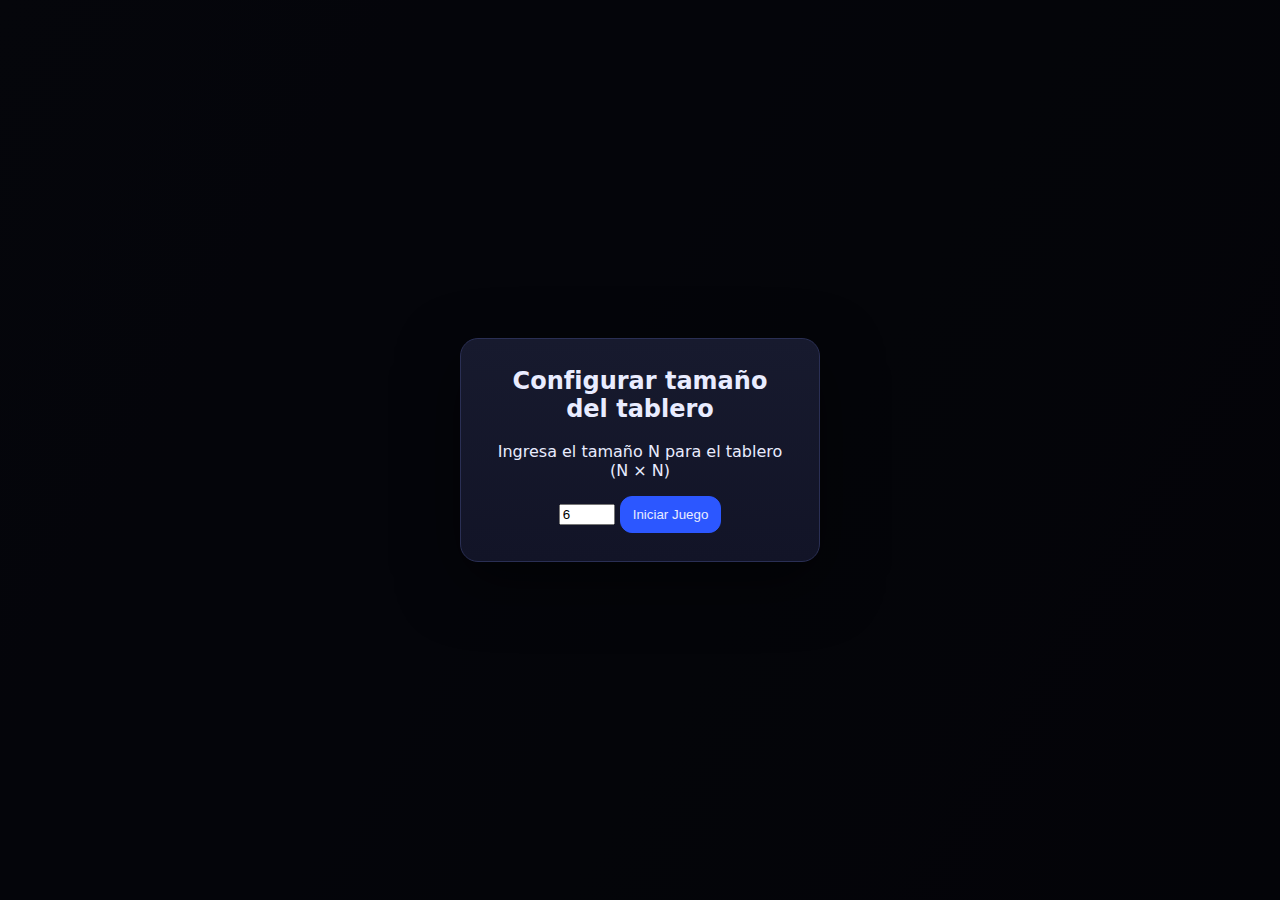
<file: index.html>
<!doctype html>
<html lang="es">
<head>
  <meta charset="utf-8">
  <title>Configurar Mundo Wumpus</title>
  <link rel="stylesheet" href="./CSS/style.css">
</head>
<body>

  <div id="sizeModal" class="modal" style="position:relative; height:100vh;">
    <div class="modalBox">
      <h2>Configurar tamaño del tablero</h2>

      <p>Ingresa el tamaño N para el tablero (N × N)</p>

      <input id="boardSize" type="number" min="2" max="12" value="6" class="inp">

      <button id="btnStart" class="btn primary" >Iniciar Juego</button>
    </div>
  </div>

<script>
  const btn = document.getElementById("btnStart");
  const input = document.getElementById("boardSize");

  btn.addEventListener("click", () => {

    const n = Number(input.value) || 6;

    if (n < 2) return;

    // Guardar tamaño en almacenamiento local
    localStorage.setItem("wumpusSize", n);

    // Ir a la página del juego
    window.location.href = "./HTML/game.html";
  });
</script>

</body>
</html>
</file>
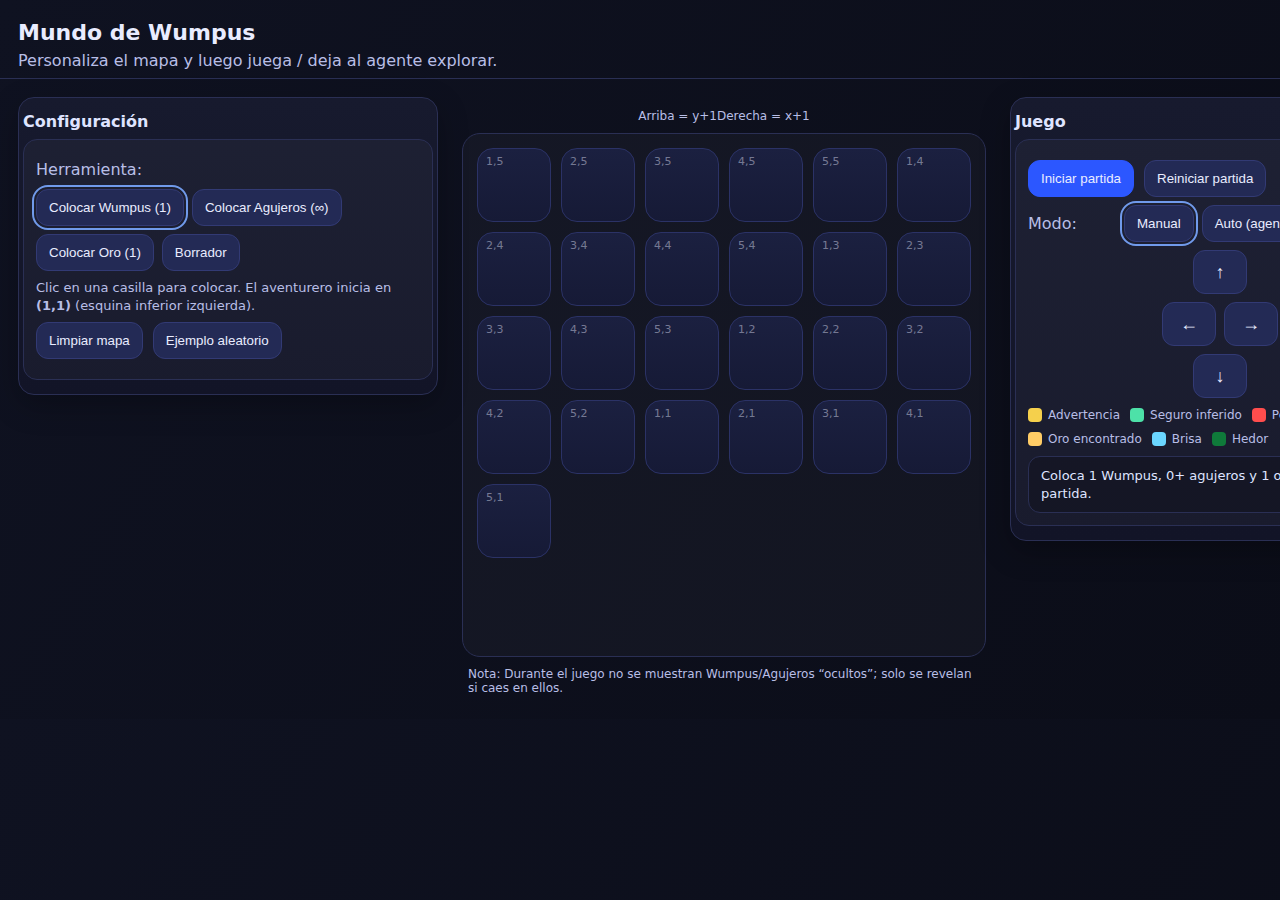
<file: game.html>
<!doctype html>
<html lang="es">

<head>
  <meta charset="utf-8" />
  <meta name="viewport" content="width=device-width,initial-scale=1" />
  <title>Mundo de Wumpus 5x5</title>
  <link rel="stylesheet" href="./CSS/style.css" />
</head>

<body>
  <header class="top">
    <h1>Mundo de Wumpus</h1>
    <p class="sub">Personaliza el mapa y luego juega / deja al agente explorar.</p>
  </header>

  <main class="layout3">
    <!-- IZQUIERDA: Configuración -->
    <section class="panel">
      <h2>Configuración</h2>

      <div class="block">
        <div class="row">
          <label class="lbl">Herramienta:</label>
          <div class="tools">
            <button id="toolWumpus" class="btn tool active">Colocar Wumpus (1)</button>
            <button id="toolPit" class="btn tool">Colocar Agujeros (∞)</button>
            <button id="toolGold" class="btn tool">Colocar Oro (1)</button>
            <button id="toolEraser" class="btn tool">Borrador</button>
          </div>
        </div>

        <div class="hint">
          Clic en una casilla para colocar. El aventurero inicia en <b>(1,1)</b> (esquina inferior izquierda).
        </div>

        <div class="row">
          <button id="btnClear" class="btn">Limpiar mapa</button>
          <button id="btnRandom" class="btn">Ejemplo aleatorio</button>
        </div>
      </div>
    </section>

    <!-- CENTRO: Tablero -->
    <section class="boardWrap centerBoard">
      <div class="coords">
        <span>Arriba = y+1</span>
        <span>Derecha = x+1</span>
      </div>

      <div id="board" class="board" aria-label="Tablero 5x5"></div>

      <div class="smallNote">
        Nota: Durante el juego no se muestran Wumpus/Agujeros “ocultos”; solo se revelan si caes en ellos.
      </div>
    </section>

    <!-- DERECHA: Juego -->
    <section class="panel">
      <h2>Juego</h2>

      <div class="block">
        <div class="row">
          <button id="btnStart" class="btn primary">Iniciar partida</button>
          <button id="btnResetRun" class="btn">Reiniciar partida</button>
        </div>

        <div class="row">
          <label class="lbl">Modo:</label>
          <div class="tools">
            <button id="modeManual" class="btn tool active">Manual</button>
            <button id="modeAuto" class="btn tool">Auto (agente)</button>
          </div>
        </div>

        <div id="manualControls" class="manual">
          <div class="dpad">
            <button id="up" class="btn small">↑</button>
            <div class="mid">
              <button id="left" class="btn small">←</button>
              <button id="right" class="btn small">→</button>
            </div>
            <button id="down" class="btn small">↓</button>
          </div>
        </div>

        <div id="autoControls" class="auto hidden">
          <div class="row">
            <button id="btnStep" class="btn primary">Paso</button>
            <button id="btnRun" class="btn">Correr</button>
            <button id="btnStop" class="btn danger">Detener</button>
          </div>
        </div>

        <!-- Leyenda (puede ir aquí mismo, debajo) -->
        <div class="legend">
          <div class="tag"><span class="sw adv"></span> Advertencia</div>
          <div class="tag"><span class="sw safe"></span> Seguro inferido</div>
          <div class="tag"><span class="sw danger"></span> Peligro</div>
          <div class="tag"><span class="sw gold"></span> Oro encontrado</div>
          <div class="tag"><span class="sw breeze"></span> Brisa</div>
          <div class="tag"><span class="sw stench"></span> Hedor</div>
        </div>

        <div id="status" class="status">Configura el mapa y presiona “Iniciar partida”.</div>
      </div>
    </section>
  </main>


  <script type="module" src="./JS/main.js"></script>

</body>


</html>
</file>
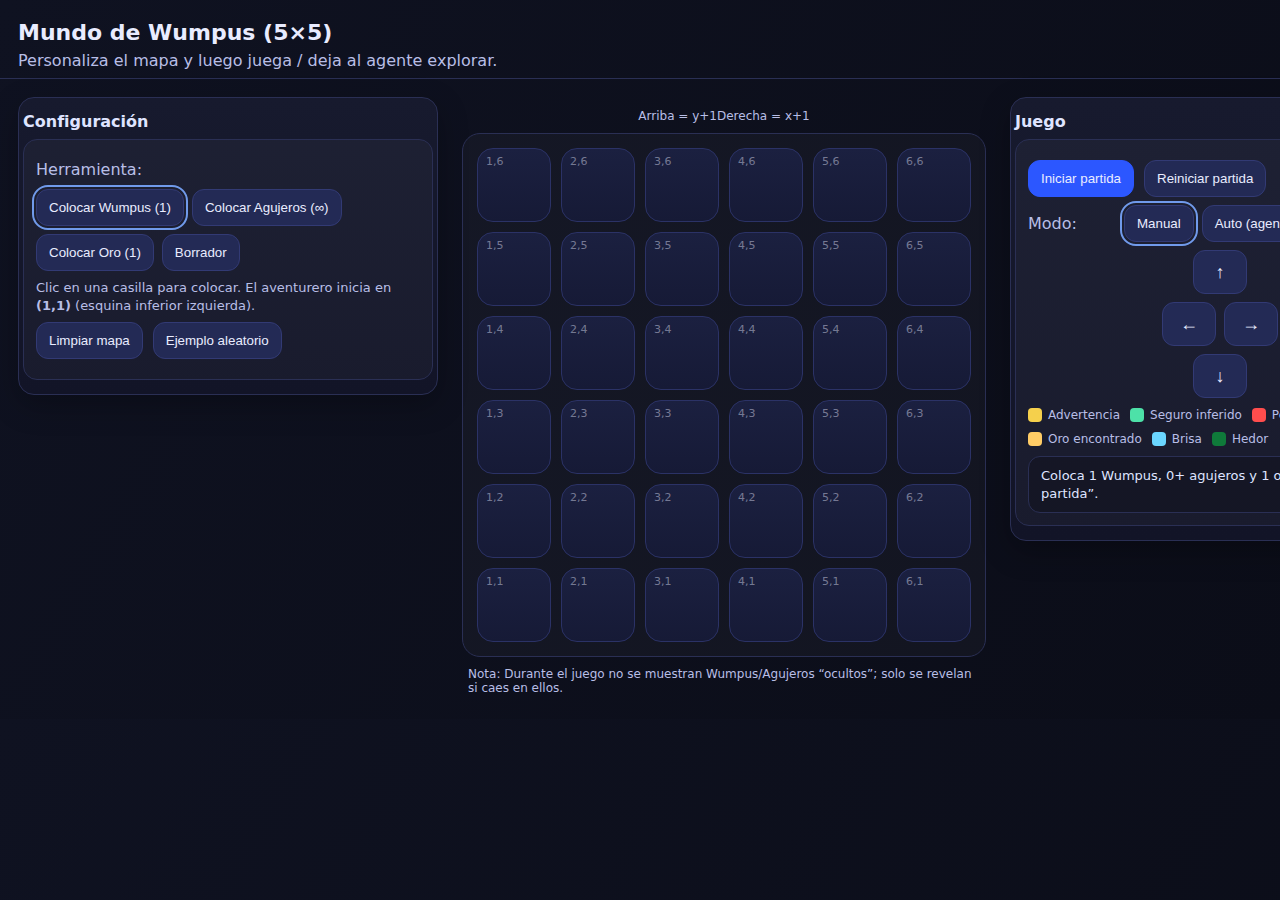
<file: inde.html>
<!doctype html>
<html lang="es">
<head>
  <meta charset="utf-8" />
  <meta name="viewport" content="width=device-width,initial-scale=1" />
  <title>Mundo de Wumpus 5x5</title>
  <link rel="stylesheet" href="/CSS/style.css" />
</head>
<body>
  <header class="top">
    <h1>Mundo de Wumpus (5×5)</h1>
    <p class="sub">Personaliza el mapa y luego juega / deja al agente explorar.</p>
  </header>

<main class="layout3">
  <!-- IZQUIERDA: Configuración -->
  <section class="panel">
    <h2>Configuración</h2>

    <div class="block">
      <div class="row">
        <label class="lbl">Herramienta:</label>
        <div class="tools">
          <button id="toolWumpus" class="btn tool active">Colocar Wumpus (1)</button>
          <button id="toolPit" class="btn tool">Colocar Agujeros (∞)</button>
          <button id="toolGold" class="btn tool">Colocar Oro (1)</button>
          <button id="toolEraser" class="btn tool">Borrador</button>
        </div>
      </div>

      <div class="hint">
        Clic en una casilla para colocar. El aventurero inicia en <b>(1,1)</b> (esquina inferior izquierda).
      </div>

      <div class="row">
        <button id="btnClear" class="btn">Limpiar mapa</button>
        <button id="btnRandom" class="btn">Ejemplo aleatorio</button>
      </div>
    </div>
  </section>

  <!-- CENTRO: Tablero -->
  <section class="boardWrap centerBoard">
    <div class="coords">
      <span>Arriba = y+1</span>
      <span>Derecha = x+1</span>
    </div>

    <div id="board" class="board" aria-label="Tablero 5x5"></div>

    <div class="smallNote">
      Nota: Durante el juego no se muestran Wumpus/Agujeros “ocultos”; solo se revelan si caes en ellos.
    </div>
  </section>

  <!-- DERECHA: Juego -->
  <section class="panel">
    <h2>Juego</h2>

    <div class="block">
      <div class="row">
        <button id="btnStart" class="btn primary">Iniciar partida</button>
        <button id="btnResetRun" class="btn">Reiniciar partida</button>
      </div>

      <div class="row">
        <label class="lbl">Modo:</label>
        <div class="tools">
          <button id="modeManual" class="btn tool active">Manual</button>
          <button id="modeAuto" class="btn tool">Auto (agente)</button>
        </div>
      </div>

      <div id="manualControls" class="manual">
        <div class="dpad">
          <button id="up" class="btn small">↑</button>
          <div class="mid">
            <button id="left" class="btn small">←</button>
            <button id="right" class="btn small">→</button>
          </div>
          <button id="down" class="btn small">↓</button>
        </div>
      </div>

      <div id="autoControls" class="auto hidden">
        <div class="row">
          <button id="btnStep" class="btn primary">Paso</button>
          <button id="btnRun" class="btn">Correr</button>
          <button id="btnStop" class="btn danger">Detener</button>
        </div>
      </div>

      <!-- Leyenda (puede ir aquí mismo, debajo) -->
      <div class="legend">
        <div class="tag"><span class="sw adv"></span> Advertencia</div>
        <div class="tag"><span class="sw safe"></span> Seguro inferido</div>
        <div class="tag"><span class="sw danger"></span> Peligro</div>
        <div class="tag"><span class="sw gold"></span> Oro encontrado</div>
        <div class="tag"><span class="sw breeze"></span> Brisa</div>
        <div class="tag"><span class="sw stench"></span> Hedor</div>
      </div>

      <div id="status" class="status">Configura el mapa y presiona “Iniciar partida”.</div>
    </div>
  </section>
</main>


  <script src="/JS/app.js"></script>
</body>
</html>
</file>
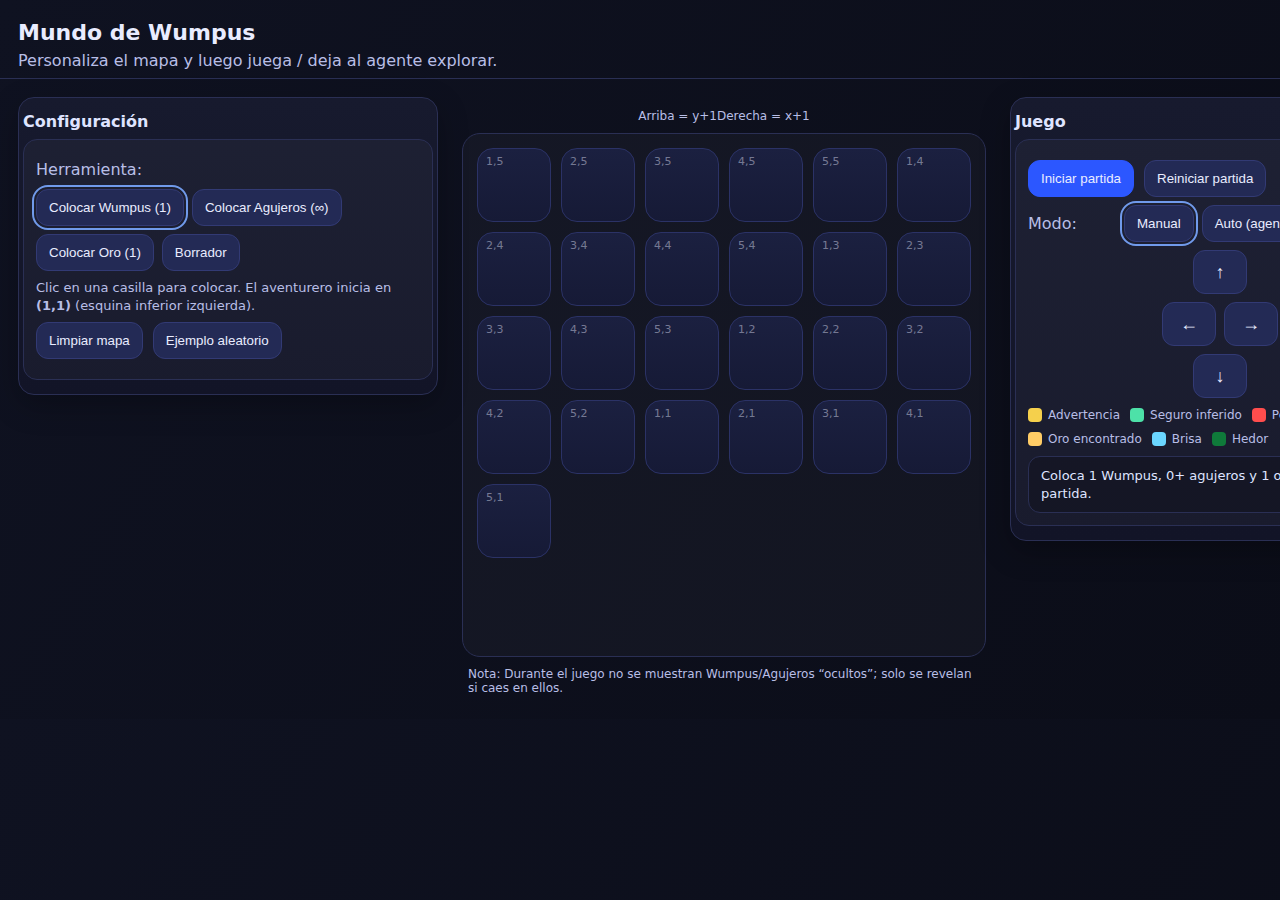
<file: HTML/game.html>
<!doctype html>
<html lang="es">

<head>
  <meta charset="utf-8" />
  <meta name="viewport" content="width=device-width,initial-scale=1" />
  <title>Mundo de Wumpus 5x5</title>
  <link rel="stylesheet" href="../CSS/style.css" />
</head>

<body>
  <header class="top">
    <h1>Mundo de Wumpus</h1>
    <p class="sub">Personaliza el mapa y luego juega / deja al agente explorar.</p>
  </header>

  <main class="layout3">
    <!-- IZQUIERDA: Configuración -->
    <section class="panel">
      <h2>Configuración</h2>

      <div class="block">
        <div class="row">
          <label class="lbl">Herramienta:</label>
          <div class="tools">
            <button id="toolWumpus" class="btn tool active">Colocar Wumpus (1)</button>
            <button id="toolPit" class="btn tool">Colocar Agujeros (∞)</button>
            <button id="toolGold" class="btn tool">Colocar Oro (1)</button>
            <button id="toolEraser" class="btn tool">Borrador</button>
          </div>
        </div>

        <div class="hint">
          Clic en una casilla para colocar. El aventurero inicia en <b>(1,1)</b> (esquina inferior izquierda).
        </div>

        <div class="row">
          <button id="btnClear" class="btn">Limpiar mapa</button>
          <button id="btnRandom" class="btn">Ejemplo aleatorio</button>
        </div>
      </div>
    </section>

    <!-- CENTRO: Tablero -->
    <section class="boardWrap centerBoard">
      <div class="coords">
        <span>Arriba = y+1</span>
        <span>Derecha = x+1</span>
      </div>

      <div id="board" class="board" aria-label="Tablero 5x5"></div>

      <div class="smallNote">
        Nota: Durante el juego no se muestran Wumpus/Agujeros “ocultos”; solo se revelan si caes en ellos.
      </div>
    </section>

    <!-- DERECHA: Juego -->
    <section class="panel">
      <h2>Juego</h2>

      <div class="block">
        <div class="row">
          <button id="btnStart" class="btn primary">Iniciar partida</button>
          <button id="btnResetRun" class="btn">Reiniciar partida</button>
        </div>

        <div class="row">
          <label class="lbl">Modo:</label>
          <div class="tools">
            <button id="modeManual" class="btn tool active">Manual</button>
            <button id="modeAuto" class="btn tool">Auto (agente)</button>
          </div>
        </div>

        <div id="manualControls" class="manual">
          <div class="dpad">
            <button id="up" class="btn small">↑</button>
            <div class="mid">
              <button id="left" class="btn small">←</button>
              <button id="right" class="btn small">→</button>
            </div>
            <button id="down" class="btn small">↓</button>
          </div>
        </div>

        <div id="autoControls" class="auto hidden">
          <div class="row">
            <button id="btnStep" class="btn primary">Paso</button>
            <button id="btnRun" class="btn">Correr</button>
            <button id="btnStop" class="btn danger">Detener</button>
          </div>
        </div>

        <!-- Leyenda (puede ir aquí mismo, debajo) -->
        <div class="legend">
          <div class="tag"><span class="sw adv"></span> Advertencia</div>
          <div class="tag"><span class="sw safe"></span> Seguro inferido</div>
          <div class="tag"><span class="sw danger"></span> Peligro</div>
          <div class="tag"><span class="sw gold"></span> Oro encontrado</div>
          <div class="tag"><span class="sw breeze"></span> Brisa</div>
          <div class="tag"><span class="sw stench"></span> Hedor</div>
        </div>

        <div id="status" class="status">Configura el mapa y presiona “Iniciar partida”.</div>
      </div>
    </section>
  </main>


  <script type="module" src="../JS/main.js"></script>

</body>


</html>
</file>
<file: CSS/style.css>
:root{
  --bg:#0f1221;
  --panel:#171a2e;
  --panel2:#121427;
  --text:#e9ecff;
  --muted:#b8bee6;
  --line:#2a2f54;

  --cell:#1b2040;
  --cell2:#161a36;

  --yellow:#f5d04c;     /* advertencia general */
  --red:#ff4d4d;        /* peligro / muerte */
  --green:#4de1a8;      /* seguro inferido */
  --gold:#ffcc66;       /* oro */
  --blue:#7aa7ff;

  --breeze:#6ad6ff;     /* brisa (celeste) */
  --stench:#0f7a3a;     /* hedor (verde oscuro) */
}

*{ box-sizing:border-box; }

body{
  margin:0;
  background:linear-gradient(120deg, var(--bg), #0b0d18);
  color:var(--text);
  font-family:system-ui, -apple-system, Segoe UI, Roboto, Arial, sans-serif;
}

.top{
  padding:20px 18px 8px;
  border-bottom:1px solid var(--line);
}
h1{ margin:0 0 6px; font-size:22px; }
.sub{ margin:0; color:var(--muted); }

/* Layout: config (izq) - tablero (centro) - juego (der) */
.layout3{
  display:grid;
  grid-template-columns: 420px 1fr 420px;
  gap:18px;
  padding:18px;
  align-items:start;
}
.centerBoard{
  display:flex;
  flex-direction:column;
  align-items:center;
}
@media (max-width: 1200px){
  .layout3{ grid-template-columns: 1fr; }
  .centerBoard{ align-items:flex-start; }
}

/* Paneles */
.panel{
  background:linear-gradient(180deg, var(--panel), var(--panel2));
  border:1px solid var(--line);
  border-radius:16px;
  padding:4px;
  box-shadow:0 10px 30px rgba(0,0,0,.25);
}
.panel h2{
  margin:10px 0 8px;
  font-size:16px;
  color:#dfe4ff;
}
.block{
  border:1px solid var(--line);
  border-radius:14px;
  padding:12px;
  background:rgba(255,255,255,.03);
  margin-bottom:10px;
}
.row{
  display:flex;
  gap:10px;
  align-items:center;
  flex-wrap:wrap;
  margin:8px 0;
}
.lbl{ color:var(--muted); min-width:86px; }
.tools{ display:flex; gap:8px; flex-wrap:wrap; }

/* Botones */
.btn{
  background:#232a55;
  color:var(--text);
  border:1px solid #323a74;
  border-radius:12px;
  padding:10px 12px;
  cursor:pointer;
  transition:transform .05s ease, background .2s ease;
}
.btn:hover{ background:#2b3470; }
.btn:active{ transform:translateY(1px); }

.btn.primary{ background:#2c57ff; border-color:#2c57ff; }
.btn.primary:hover{ background:#3b66ff; }

.btn.danger{ background:#6a1d2a; border-color:#9a2b3e; }
.btn.danger:hover{ background:#7a2332; }

.btn.small{
  width:54px;
  height:44px;
  display:flex;
  align-items:center;
  justify-content:center;
  font-size:18px;
}

.tool.active{
  outline:2px solid rgba(122,167,255,.9);
  outline-offset:2px;
}

.hint{
  margin-top:8px;
  color:var(--muted);
  font-size:13px;
  line-height:1.35;
}

/* Tablero */
.boardWrap{ padding:6px; }
.coords{
  display:flex;
  justify-content:space-between;
  color:var(--muted);
  font-size:12px;
  margin:6px 4px 10px;
}

.board{
  --n: 6;              /* fallback si JS no lo setea */
  --cellSize: 74px;    /* puedes ajustar */

  display:grid;
  grid-template-columns: repeat(var(--n), var(--cellSize));
  grid-template-rows: repeat(var(--n), var(--cellSize));
  gap:10px;
  padding:14px;
  border:1px solid var(--line);
  border-radius:18px;
  background:rgba(255,255,255,.03);
  width:max-content;
}

.cell{
  width: var(--cellSize);
  height: var(--cellSize);
  border-radius:16px;
  border:1px solid #2b3266;
  background:linear-gradient(180deg, var(--cell), var(--cell2));
  position:relative;
  display:flex;
  align-items:center;
  justify-content:center;
  cursor:pointer;
  user-select:none;
}

.cell .xy{
  position:absolute;
  top:6px;
  left:8px;
  font-size:11px;
  color:rgba(233,236,255,.45);
}

.cell .icon{
  font-size:22px;
  opacity:.95;
}

/* Marcas visuales en celdas (según tu JS) */
.cell.safe-inferred{
  box-shadow: inset 0 0 0 3px rgba(77,225,168,.9);
}

/* advertencia general (si la sigues usando) */
.cell.known-adv{
  box-shadow: inset 0 0 0 3px rgba(245,208,76,.9);
}

/* marcas persistentes por sensores */
.cell.breeze-mark{
  box-shadow: inset 0 0 0 3px rgba(106,214,255,.95);
}
.cell.stench-mark{
  box-shadow: inset 0 0 0 3px rgba(15,122,58,.95);
}

/* peligro conocido y muerte del intento */
.cell.known-danger{
  box-shadow: inset 0 0 0 3px rgba(255,77,77,.95);
}
.cell.dead{
  box-shadow: inset 0 0 0 3px rgba(255,77,77,.95);
}

/* oro encontrado */
.cell.found-gold{
  box-shadow: inset 0 0 0 3px rgba(255,204,102,.95);
}

/* Badges */
.cell .marks{
  position:absolute;
  bottom:6px;
  left:8px;
  display:flex;
  gap:6px;
  font-size:12px;
  color:rgba(233,236,255,.75);
}

.badge{
  padding:2px 6px;
  border-radius:999px;
  border:1px solid rgba(255,255,255,.16);
  background:rgba(0,0,0,.18);
}

.badge.breeze{
  border-color: rgba(106,214,255,.6);
  background: rgba(106,214,255,.18);
  color: #dff6ff;
}
.badge.stench{
  border-color: rgba(15,122,58,.7);
  background: rgba(15,122,58,.22);
  color: #d9ffe7;
}

/* Controles manuales */
.manual .dpad{
  display:flex;
  flex-direction:column;
  gap:8px;
  align-items:center;
}
.manual .mid{
  display:flex;
  gap:8px;
}
.hidden{ display:none !important; }

/* Leyenda + status */
.legend{
  display:flex;
  gap:10px;
  flex-wrap:wrap;
  margin-top:10px;
  color:var(--muted);
  font-size:12px;
}
.tag{ display:flex; align-items:center; gap:6px; }
.sw{
  width:14px;
  height:14px;
  border-radius:4px;
  display:inline-block;
}
.sw.adv{ background: var(--yellow); }
.sw.safe{ background: var(--green); }
.sw.danger{ background: var(--red); }
.sw.gold{ background: var(--gold); }
.sw.breeze{ background: var(--breeze); }
.sw.stench{ background: var(--stench); }

.status{
  margin-top:10px;
  padding:10px 12px;
  border-radius:12px;
  border:1px solid var(--line);
  background:rgba(0,0,0,.18);
  color:#dfe4ff;
  font-size:13px;
  min-height:44px;
  line-height:1.35;
}

.smallNote{
  color:var(--muted);
  font-size:12px;
  margin:10px 6px 0;
  max-width:520px;
}


.modal{
  position: fixed;
  inset: 0;
  background: rgba(0,0,0,.65);
  display: flex;
  align-items: center;
  justify-content: center;
  z-index: 999;
}

.modalBox{
  background: linear-gradient(180deg, var(--panel), var(--panel2));
  border: 1px solid var(--line);
  padding: 28px;
  border-radius: 18px;
  width: 360px;
  text-align: center;
  box-shadow: 0 20px 60px rgba(0,0,0,.5);
}

.modalBox h2{
  margin-top: 0;
}

.modal.hidden{
  display:none;
}
</file>
